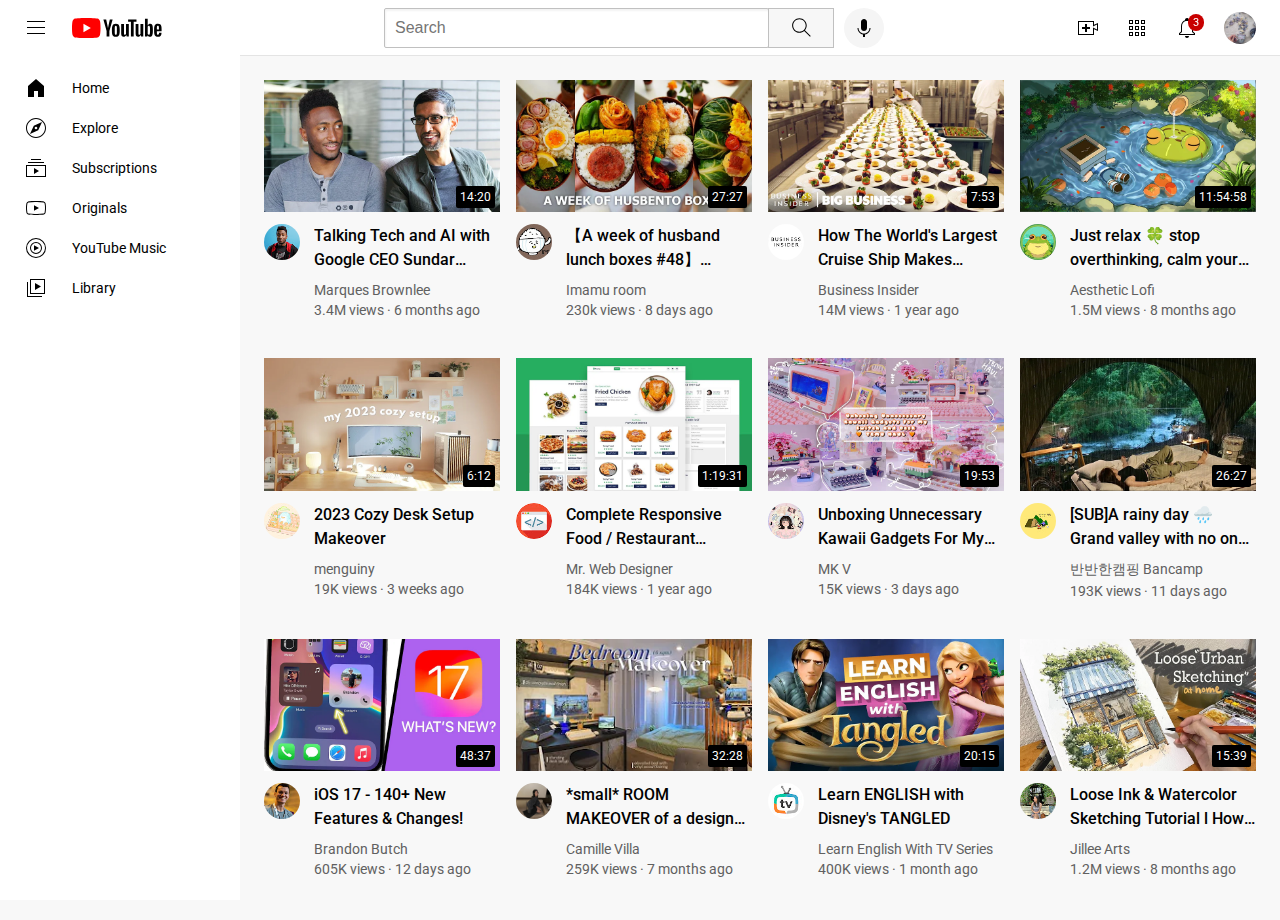
<file: index.html>
<!DOCTYPE html>
<html>
  <head>
    <title>YouTube.com Clone</title>

    <link rel="preconnect" href="https://fonts.googleapis.com">
    <link rel="preconnect" href="https://fonts.gstatic.com" crossorigin>
    <link href="https://fonts.googleapis.com/css2?family=Roboto:wght@400;500;700&display=swap" rel="stylesheet">

    <link rel="stylesheet" href="styles/general.css">
    <link rel="stylesheet" href="styles/header.css">
    <link rel="stylesheet" href="styles/video.css">
    <link rel="stylesheet" href="styles/sidebar.css">
  </head>

  <body>
    <header class="header">
      <div class="left-section">
        <img class="hamburger-menu" src="icons/hamburger-menu.svg">
        <img class="youtube-logo" src="icons/youtube-logo.svg">
      </div>
      <div class="middle-section">
        <input class="search-bar" type="text" placeholder="Search">
        <button class="search-button">
          <img class="search-icon" src="icons/search.svg">
          <div class="tooltip">Search</div>
        </button>
        <!-- Put position absolute inside position relative -->
        <button class="voice-search-button">
          <img class="voice-search-icon" src="icons/voice-search-icon.svg">
          <div class="tooltip">Search with your voice</div>
        </button>
      </div>
      <div class="right-section">
        <div class="upload-icon-container">
          <img class="upload-icon" src="icons/upload.svg">
          <div class="tooltip">Create</div>
        </div>
        <div class="youtube-apps-icon-container">
          <img class="youtube-apps-icon" src="icons/youtube-apps.svg">
          <div class="tooltip">YouTube apps</div>
        </div>
        <div class="notifications-icon-container">
          <img class="notifications-icon" src="icons/notifications.svg">
          <div class="tooltip">Notifications</div>
          <div class="notifications-count">3</div>
        </div>
        <img class="current-user-picture" src="channel-pictures/my-channel.jpg">
      </div>
    </header>

    <nav class="sidebar">
      <div class="sidebar-link">
        <img src="icons/home.svg">
        <div>Home</div>
      </div>
      <div class="sidebar-link">
        <img src="icons/explore.svg">
        <div>Explore</div>
      </div>
      <div class="sidebar-link">
        <img src="icons/subscriptions.svg">
        <div>Subscriptions</div>
      </div>
      <div class="sidebar-link">
        <img src="icons/originals.svg">
        <div>Originals</div>
      </div>
      <div class="sidebar-link">
        <img src="icons/youtube-music.svg">
        <div>YouTube Music</div>
      </div>
      <div class="sidebar-link">
        <img src="icons/library.svg">
        <div>Library</div>
      </div>
    </nav>

    <main>
      <section class="video-grid">
        <div class="video-preview">
          <div class="thumbnail-row">
            <a href="https://www.youtube.com/watch?v=n2RNcPRtAiY" target="_blank">
              <img class="thumbnail" src="thumbnails/thumbnail-1.webp">
            </a>
            <div class="video-time">14:20</div>
          </div>
          <div class="video-info-grid">
            <div class="channel-picture">
              <div class="profile-picture-container">
                <a href="https://www.youtube.com/@mkbhd" target="_blank">
                  <img class="profile-picture" src="channel-pictures/channel-1.jpeg">
                </a> 
                <div class="channel-tooltip">
                  <img class="channel-tooltip-picture" src="channel-pictures/channel-1.jpeg">
                  <div>
                    <div class="channel-tooltip-name">
                      Marques Brownlee
                    </div>
                    <div class="channel-tooltip-stats">
                      15M subscribers
                    </div>
                  </div>
                </div> 
              </div>
            </div>
            <div class="video-info">
              <a href="https://www.youtube.com/watch?v=n2RNcPRtAiY" target="_blank" class="video-title-link">
                <p class="video-title"> 
                  Talking Tech and AI with Google CEO Sundar Pichai!
                </p>
              </a>
              <p class="video-author">
                Marques Brownlee
              </p>
              <p class="video-stats">
                3.4M views &#183; 6 months ago
              </p>
            </div>       
          </div>
        </div>
  
        <div class="video-preview">
          <div class="thumbnail-row">
            <a href="https://www.youtube.com/watch?v=kiLwOUjrq5E" target="_blank" class="video-title-link">
              <img class="thumbnail" src="thumbnails/thumbnail-2.webp"> 
            </a>        
            <div class="video-time">27:27</div>
          </div>
          <div class="video-info-grid">
            <div class="channel-picture">
              <div class="profile-picture-container">
                <a href="https://www.youtube.com/@imamuroom" target="_blank">
                  <img class="profile-picture" src="channel-pictures/channel-2.jpg">
                </a> 
                <div class="channel-tooltip">
                  <img class="channel-tooltip-picture" src="channel-pictures/channel-2.jpg">
                  <div>
                    <div class="channel-tooltip-name">
                      Imamu room
                    </div>
                    <div class="channel-tooltip-stats">
                      1.23M subscribers
                    </div>
                  </div>
                </div> 
              </div>
            </div>
            <div class="video-info">
              <a href="https://www.youtube.com/watch?v=kiLwOUjrq5E" target="_blank" class="video-title-link">
                <p class="video-title"> 
                  【A week of husband lunch boxes #48】Izakaya night at home🏮🍺
                </p>
              </a>
              <p class="video-author">
                Imamu room
              </p>
              <p class="video-stats">
                230k views &#183; 8 days ago
              </p>
            </div>       
          </div>
        </div>
    
        <div class="video-preview">
          <div class="thumbnail-row">
            <a href="https://www.youtube.com/watch?v=R2vXbFp5C9o" target="_blank" class="video-title-link">
              <img class="thumbnail" src="thumbnails/thumbnail-3.webp">
            </a>
            <div class="video-time">7:53</div>
          </div>
          <div class="video-info-grid">
            <div class="channel-picture">
              <div class="profile-picture-container">
                <a href="https://www.youtube.com/@InsiderBusiness" target="_blank">
                  <img class="profile-picture" src="channel-pictures/channel-3.jpeg">
                </a> 
                <div class="channel-tooltip">
                  <img class="channel-tooltip-picture" src="channel-pictures/channel-3.jpeg">
                  <div>
                    <div class="channel-tooltip-name">
                      Business Insider
                    </div>
                    <div class="channel-tooltip-stats">
                      7.82M subscribers
                    </div>
                  </div>
                </div> 
              </div>
            </div>
            <div class="video-info">
              <a href="https://www.youtube.com/watch?v=R2vXbFp5C9o" target="_blank" class="video-title-link">
                <p class="video-title"> 
                  How The World's Largest Cruise Ship Makes 30,000 Meals Every Day
                </p>
              </a>
              <p class="video-author">
                Business Insider
              </p>
              <p class="video-stats">
                14M views &#183; 1 year ago
              </p>
            </div>       
          </div>
        </div> 
    
        <div class="video-preview">
          <div class="thumbnail-row">
            <a href="https://www.youtube.com/watch?v=zuCRSwWssVk" target="_blank" class="video-title-link">
              <img class="thumbnail" src="thumbnails/thumbnail-4.webp">
            </a>
            <div class="video-time">11:54:58</div>
          </div>
          <div class="video-info-grid">
            <div class="channel-picture">
              <div class="profile-picture-container">
                <a href="https://www.youtube.com/@Aestheticlofi." target="_blank">
                  <img class="profile-picture" src="channel-pictures/channel-4.jpg">
                </a> 
                <div class="channel-tooltip">
                  <img class="channel-tooltip-picture" src="channel-pictures/channel-4.jpg">
                  <div>
                    <div class="channel-tooltip-name">
                      Aesthetic Lofi
                    </div>
                    <div class="channel-tooltip-stats">
                      134K subscribers
                    </div>
                  </div>
                </div> 
              </div>
            </div>
            <div class="video-info">
              <a href="https://www.youtube.com/watch?v=zuCRSwWssVk" target="_blank" class="video-title-link">
                <p class="video-title"> 
                  Just relax 🍀 stop overthinking, calm your anxiety
                </p>
              </a>
              <p class="video-author">
                Aesthetic Lofi
              </p>
              <p class="video-stats">
                1.5M views &#183; 8 months ago
              </p>
            </div>       
          </div>
        </div>
    
        <div class="video-preview">
          <div class="thumbnail-row">
            <a href="https://www.youtube.com/watch?v=UJjBKimXni4" target="_blank" class="video-title-link">
              <img class="thumbnail" src="thumbnails/thumbnail-5.webp">
            </a>
            <div class="video-time">6:12</div>
          </div>
          <div class="video-info-grid">
            <div class="channel-picture">
              <div class="profile-picture-container">
                <a href="https://www.youtube.com/@menguiny" target="_blank">
                  <img class="profile-picture" src="channel-pictures/channel-5.jpg">
                </a> 
                <div class="channel-tooltip">
                  <img class="channel-tooltip-picture" src="channel-pictures/channel-5.jpg">
                  <div>
                    <div class="channel-tooltip-name">
                      menguiny
                    </div>
                    <div class="channel-tooltip-stats">
                      558 subscribers
                    </div>
                  </div>
                </div> 
              </div>
            </div>
            <div class="video-info">
              <a href="https://www.youtube.com/watch?v=UJjBKimXni4" target="_blank" class="video-title-link">
                <p class="video-title"> 
                  2023 Cozy Desk Setup Makeover
                </p>
              </a>
              <p class="video-author">
                menguiny
              </p>
              <p class="video-stats">
                19K views &#183; 3 weeks ago
              </p>
            </div>       
          </div>
        </div>  
    
        <div class="video-preview">
          <div class="thumbnail-row">
            <a href="https://www.youtube.com/watch?v=MJUssi2c6Ls" target="_blank" class="video-title-link">
              <img class="thumbnail" src="thumbnails/thumbnail-6.webp">
            </a>
            <div class="video-time">1:19:31</div>
          </div>
          <div class="video-info-grid">
            <div class="channel-picture">
              <div class="profile-picture-container">
                <a href="https://www.youtube.com/@MrWebDesignerAnas" target="_blank">
                  <img class="profile-picture" src="channel-pictures/channel-6.jpg">
                </a> 
                <div class="channel-tooltip">
                  <img class="channel-tooltip-picture" src="channel-pictures/channel-6.jpg">
                  <div>
                    <div class="channel-tooltip-name">
                      Mr. Web Designer
                    </div>
                    <div class="channel-tooltip-stats">
                      1.23M subscribers
                    </div>
                  </div>
                </div> 
              </div>
            </div>
            <div class="video-info">
              <a href="https://www.youtube.com/watch?v=MJUssi2c6Ls" target="_blank" class="video-title-link">
                <p class="video-title"> 
                  Complete Responsive Food / Restaurant Website Design
                </p>
              </a>
              <p class="video-author">
                Mr. Web Designer
              </p>
              <p class="video-stats">
                184K views &#183; 1 year ago
              </p>
            </div>       
          </div>
        </div>



        <div class="video-preview">
          <div class="thumbnail-row">
            <a href="https://www.youtube.com/watch?v=1bP6E3TRho8" target="_blank">
              <img class="thumbnail" src="thumbnails/thumbnail-7.webp">
            </a>
            <div class="video-time">19:53</div>
          </div>
          <div class="video-info-grid">
            <div class="channel-picture">
              <div class="profile-picture-container">
                <a href="https://www.youtube.com/@MKV2020" target="_blank">
                  <img class="profile-picture" src="channel-pictures/channel-7.jpg">
                </a> 
                <div class="channel-tooltip">
                  <img class="channel-tooltip-picture" src="channel-pictures/channel-7.jpg">
                  <div>
                    <div class="channel-tooltip-name">
                      MK V
                    </div>
                    <div class="channel-tooltip-stats">
                      429K subscribers
                    </div>
                  </div>
                </div> 
              </div>
            </div>
            <div class="video-info">
              <a href="https://www.youtube.com/watch?v=1bP6E3TRho8" target="_blank" class="video-title-link">
                <p class="video-title"> 
                  Unboxing Unnecessary Kawaii Gadgets For My Desk and Switch 🧡 TEMU HAUL 🧡
                </p>
              </a>
              <p class="video-author">
                MK V
              </p>
              <p class="video-stats">
                15K views &#183; 3 days ago
              </p>
            </div>       
          </div>
        </div>
  
        <div class="video-preview">
          <div class="thumbnail-row">
            <a href="https://tamnganly.github.io/TamLy-YouTube-Watch-Clone/index.html" target="_blank" class="video-title-link">
              <img class="thumbnail" src="thumbnails/thumbnail-8.webp"> 
            </a>        
            <div class="video-time">26:27</div>
          </div>
          <div class="video-info-grid">
            <div class="channel-picture">
              <div class="profile-picture-container">
                <a href="https://www.youtube.com/@banbancamping" target="_blank">
                  <img class="profile-picture" src="channel-pictures/channel-8.jpg">
                </a> 
                <div class="channel-tooltip">
                  <img class="channel-tooltip-picture" src="channel-pictures/channel-8.jpg">
                  <div>
                    <div class="channel-tooltip-name">
                      반반한캠핑 Bancamp
                    </div>
                    <div class="channel-tooltip-stats">
                      89.1K subscribers
                    </div>
                  </div>
                </div> 
              </div>
            </div>
            <div class="video-info">
              <a href="https://www.youtube.com/watch?v=TLr770QgRA0" target="_blank" class="video-title-link">
                <p class="video-title"> 
                  [SUB]A rainy day 🌧️ Grand valley with no one / Summer camp in Korea
                </p>
              </a>
              <p class="video-author">
                반반한캠핑 Bancamp
              </p>
              <p class="video-stats">
                193K views &#183; 11 days ago
              </p>
            </div>       
          </div>
        </div>
    
        <div class="video-preview">
          <div class="thumbnail-row">
            <a href="https://www.youtube.com/watch?v=SEsZt_wIKu0" target="_blank" class="video-title-link">
              <img class="thumbnail" src="thumbnails/thumbnail-9.webp">
            </a>
            <div class="video-time">48:37</div>
          </div>
          <div class="video-info-grid">
            <div class="channel-picture">
              <div class="profile-picture-container">
                <a href="https://www.youtube.com/@BrandonButch" target="_blank">
                  <img class="profile-picture" src="channel-pictures/channel-9.jpg">
                </a> 
                <div class="channel-tooltip">
                  <img class="channel-tooltip-picture" src="channel-pictures/channel-9.jpg">
                  <div>
                    <div class="channel-tooltip-name">
                      Brandon Butch
                    </div>
                    <div class="channel-tooltip-stats">
                      1.06M subscribers
                    </div>
                  </div>
                </div> 
              </div>
            </div>
            <div class="video-info">
              <a href="https://www.youtube.com/watch?v=SEsZt_wIKu0" target="_blank" class="video-title-link">
                <p class="video-title"> 
                  iOS 17 - 140+ New Features & Changes!
                </p>
              </a>
              <p class="video-author">
                Brandon Butch
              </p>
              <p class="video-stats">
                605K views &#183; 12 days ago
              </p>
            </div>       
          </div>
        </div> 
    
        <div class="video-preview">
          <div class="thumbnail-row">
            <a href="https://www.youtube.com/watch?v=ZNJ3iKHCo7Y" target="_blank" class="video-title-link">
              <img class="thumbnail" src="thumbnails/thumbnail-10.webp">
            </a>
            <div class="video-time">32:28</div>
          </div>
          <div class="video-info-grid">
            <div class="channel-picture">
              <div class="profile-picture-container">
                <a href="https://www.youtube.com/@CamilleVilla" target="_blank">
                  <img class="profile-picture" src="channel-pictures/channel-10.jpg">
                </a> 
                <div class="channel-tooltip">
                  <img class="channel-tooltip-picture" src="channel-pictures/channel-10.jpg">
                  <div>
                    <div class="channel-tooltip-name">
                      Camille Villa
                    </div>
                    <div class="channel-tooltip-stats">
                      53.8K subscribers
                    </div>
                  </div>
                </div> 
              </div>
            </div>
            <div class="video-info">
              <a href="https://www.youtube.com/watch?v=ZNJ3iKHCo7Y" target="_blank" class="video-title-link">
                <p class="video-title"> 
                  *small* ROOM MAKEOVER of a design student! (concrete finish wall, standing desk setup, lounge area)
                </p>
              </a>
              <p class="video-author">
                Camille Villa
              </p>
              <p class="video-stats">
                259K views &#183; 7 months ago
              </p>
            </div>       
          </div>
        </div>
    
        <div class="video-preview">
          <div class="thumbnail-row">
            <a href="https://www.youtube.com/watch?v=uQ2rJKiiRiU" target="_blank" class="video-title-link">
              <img class="thumbnail" src="thumbnails/thumbnail-11.webp">
            </a>
            <div class="video-time">20:15</div>
          </div>
          <div class="video-info-grid">
            <div class="channel-picture">
              <div class="profile-picture-container">
                <a href="https://www.youtube.com/@LearnEnglishWithTVSeries" target="_blank">
                  <img class="profile-picture" src="channel-pictures/channel-11.jpg">
                </a> 
                <div class="channel-tooltip">
                  <img class="channel-tooltip-picture" src="channel-pictures/channel-11.jpg">
                  <div>
                    <div class="channel-tooltip-name">
                      Learn English With TV Series
                    </div>
                    <div class="channel-tooltip-stats">
                      7.38M subscribers
                    </div>
                  </div>
                </div> 
              </div>
            </div>
            <div class="video-info">
              <a href="https://www.youtube.com/watch?v=uQ2rJKiiRiU" target="_blank" class="video-title-link">
                <p class="video-title"> 
                  Learn ENGLISH with Disney's TANGLED
                </p>
              </a>
              <p class="video-author">
                Learn English With TV Series
              </p>
              <p class="video-stats">
                400K views &#183; 1 month ago
              </p>
            </div>       
          </div>
        </div>   
    
        <div class="video-preview">
          <div class="thumbnail-row">
            <a href="https://www.youtube.com/watch?v=hON5t_69TBk" target="_blank" class="video-title-link">
              <img class="thumbnail" src="thumbnails/thumbnail-12.webp">
            </a>
            <div class="video-time">15:39</div>
          </div>
          <div class="video-info-grid">
            <div class="channel-picture">
              <div class="profile-picture-container">
                <a href="https://www.youtube.com/@JilleeArts" target="_blank">
                  <img class="profile-picture" src="channel-pictures/channel-12.jpg">
                </a> 
                <div class="channel-tooltip">
                  <img class="channel-tooltip-picture" src="channel-pictures/channel-12.jpg">
                  <div>
                    <div class="channel-tooltip-name">
                      Jillee Arts
                    </div>
                    <div class="channel-tooltip-stats">
                      97.4K subscribers
                    </div>
                  </div>
                </div> 
              </div>
            </div>
            <div class="video-info">
              <a href="https://www.youtube.com/watch?v=hON5t_69TBk" target="_blank" class="video-title-link">
                <p class="video-title"> 
                  Loose Ink & Watercolor Sketching Tutorial l How to Sketch a Café
                </p>
              </a>
              <p class="video-author">
                Jillee Arts
              </p>
              <p class="video-stats">
                1.2M views &#183; 8 months ago
              </p>
            </div>       
          </div>
        </div>
      </section>
    </main>
  </body>
</html>
</file>
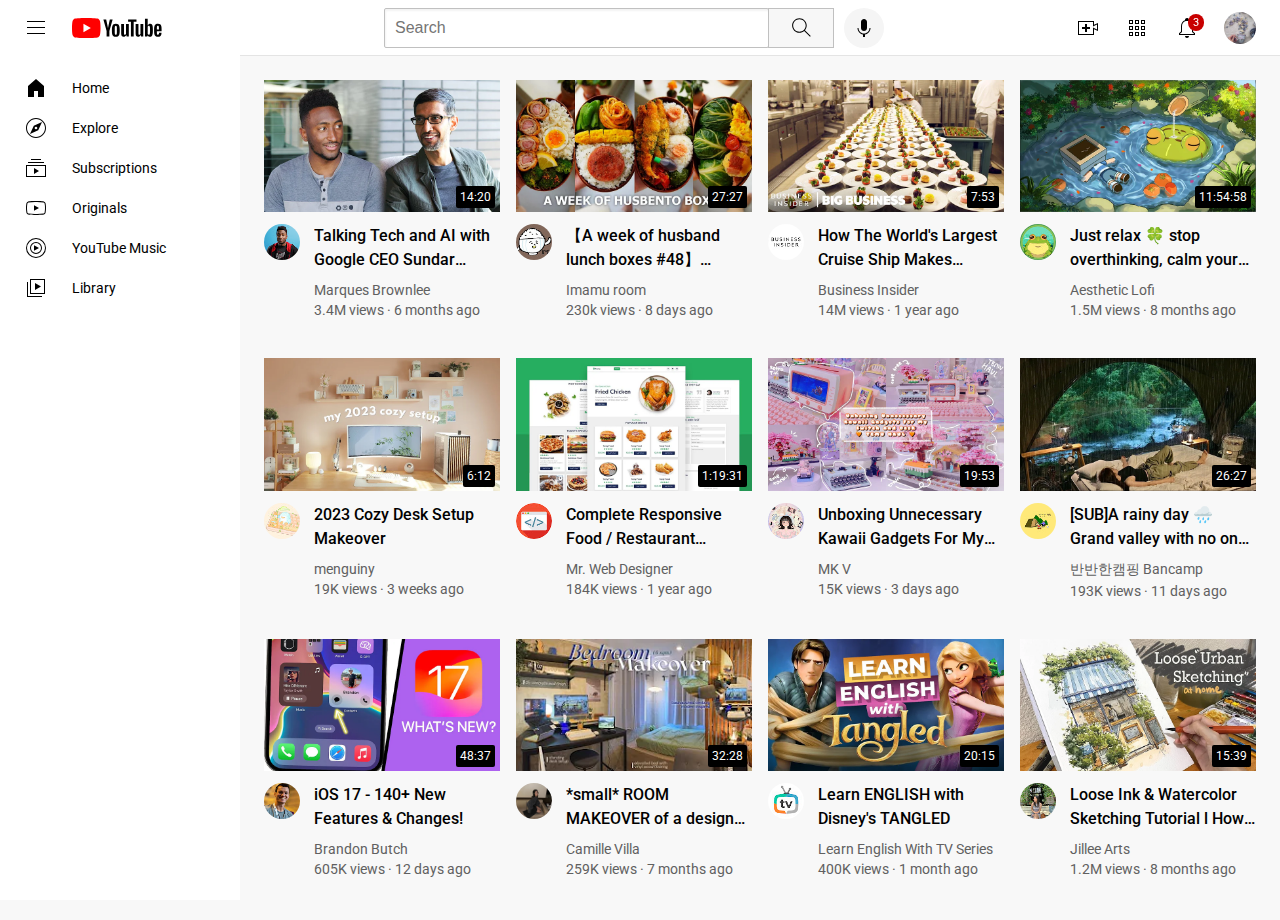
<file: youtube.html>
<!DOCTYPE html>
<html>
  <head>
    <title>YouTube.com Clone</title>

    <link rel="preconnect" href="https://fonts.googleapis.com">
    <link rel="preconnect" href="https://fonts.gstatic.com" crossorigin>
    <link href="https://fonts.googleapis.com/css2?family=Roboto:wght@400;500;700&display=swap" rel="stylesheet">

    <link rel="stylesheet" href="styles/general.css">
    <link rel="stylesheet" href="styles/header.css">
    <link rel="stylesheet" href="styles/video.css">
    <link rel="stylesheet" href="styles/sidebar.css">
  </head>

  <body>
    <header class="header">
      <div class="left-section">
        <img class="hamburger-menu" src="icons/hamburger-menu.svg">
        <img class="youtube-logo" src="icons/youtube-logo.svg">
      </div>
      <div class="middle-section">
        <input class="search-bar" type="text" placeholder="Search">
        <button class="search-button">
          <img class="search-icon" src="icons/search.svg">
          <div class="tooltip">Search</div>
        </button>
        <!-- Put position absolute inside position relative -->
        <button class="voice-search-button">
          <img class="voice-search-icon" src="icons/voice-search-icon.svg">
          <div class="tooltip">Search with your voice</div>
        </button>
      </div>
      <div class="right-section">
        <div class="upload-icon-container">
          <img class="upload-icon" src="icons/upload.svg">
          <div class="tooltip">Create</div>
        </div>
        <div class="youtube-apps-icon-container">
          <img class="youtube-apps-icon" src="icons/youtube-apps.svg">
          <div class="tooltip">YouTube apps</div>
        </div>
        <div class="notifications-icon-container">
          <img class="notifications-icon" src="icons/notifications.svg">
          <div class="tooltip">Notifications</div>
          <div class="notifications-count">3</div>
        </div>
        <img class="current-user-picture" src="channel-pictures/my-channel.jpg">
      </div>
    </header>

    <nav class="sidebar">
      <div class="sidebar-link">
        <img src="icons/home.svg">
        <div>Home</div>
      </div>
      <div class="sidebar-link">
        <img src="icons/explore.svg">
        <div>Explore</div>
      </div>
      <div class="sidebar-link">
        <img src="icons/subscriptions.svg">
        <div>Subscriptions</div>
      </div>
      <div class="sidebar-link">
        <img src="icons/originals.svg">
        <div>Originals</div>
      </div>
      <div class="sidebar-link">
        <img src="icons/youtube-music.svg">
        <div>YouTube Music</div>
      </div>
      <div class="sidebar-link">
        <img src="icons/library.svg">
        <div>Library</div>
      </div>
    </nav>

    <main>
      <section class="video-grid">
        <div class="video-preview">
          <div class="thumbnail-row">
            <a href="https://www.youtube.com/watch?v=n2RNcPRtAiY" target="_blank">
              <img class="thumbnail" src="thumbnails/thumbnail-1.webp">
            </a>
            <div class="video-time">14:20</div>
          </div>
          <div class="video-info-grid">
            <div class="channel-picture">
              <div class="profile-picture-container">
                <a href="https://www.youtube.com/@mkbhd" target="_blank">
                  <img class="profile-picture" src="channel-pictures/channel-1.jpeg">
                </a> 
                <div class="channel-tooltip">
                  <img class="channel-tooltip-picture" src="channel-pictures/channel-1.jpeg">
                  <div>
                    <div class="channel-tooltip-name">
                      Marques Brownlee
                    </div>
                    <div class="channel-tooltip-stats">
                      15M subscribers
                    </div>
                  </div>
                </div> 
              </div>
            </div>
            <div class="video-info">
              <a href="https://www.youtube.com/watch?v=n2RNcPRtAiY" target="_blank" class="video-title-link">
                <p class="video-title"> 
                  Talking Tech and AI with Google CEO Sundar Pichai!
                </p>
              </a>
              <p class="video-author">
                Marques Brownlee
              </p>
              <p class="video-stats">
                3.4M views &#183; 6 months ago
              </p>
            </div>       
          </div>
        </div>
  
        <div class="video-preview">
          <div class="thumbnail-row">
            <a href="https://www.youtube.com/watch?v=kiLwOUjrq5E" target="_blank" class="video-title-link">
              <img class="thumbnail" src="thumbnails/thumbnail-2.webp"> 
            </a>        
            <div class="video-time">27:27</div>
          </div>
          <div class="video-info-grid">
            <div class="channel-picture">
              <div class="profile-picture-container">
                <a href="https://www.youtube.com/@imamuroom" target="_blank">
                  <img class="profile-picture" src="channel-pictures/channel-2.jpg">
                </a> 
                <div class="channel-tooltip">
                  <img class="channel-tooltip-picture" src="channel-pictures/channel-2.jpg">
                  <div>
                    <div class="channel-tooltip-name">
                      Imamu room
                    </div>
                    <div class="channel-tooltip-stats">
                      1.23M subscribers
                    </div>
                  </div>
                </div> 
              </div>
            </div>
            <div class="video-info">
              <a href="https://www.youtube.com/watch?v=kiLwOUjrq5E" target="_blank" class="video-title-link">
                <p class="video-title"> 
                  【A week of husband lunch boxes #48】Izakaya night at home🏮🍺
                </p>
              </a>
              <p class="video-author">
                Imamu room
              </p>
              <p class="video-stats">
                230k views &#183; 8 days ago
              </p>
            </div>       
          </div>
        </div>
    
        <div class="video-preview">
          <div class="thumbnail-row">
            <a href="https://www.youtube.com/watch?v=R2vXbFp5C9o" target="_blank" class="video-title-link">
              <img class="thumbnail" src="thumbnails/thumbnail-3.webp">
            </a>
            <div class="video-time">7:53</div>
          </div>
          <div class="video-info-grid">
            <div class="channel-picture">
              <div class="profile-picture-container">
                <a href="https://www.youtube.com/@InsiderBusiness" target="_blank">
                  <img class="profile-picture" src="channel-pictures/channel-3.jpeg">
                </a> 
                <div class="channel-tooltip">
                  <img class="channel-tooltip-picture" src="channel-pictures/channel-3.jpeg">
                  <div>
                    <div class="channel-tooltip-name">
                      Business Insider
                    </div>
                    <div class="channel-tooltip-stats">
                      7.82M subscribers
                    </div>
                  </div>
                </div> 
              </div>
            </div>
            <div class="video-info">
              <a href="https://www.youtube.com/watch?v=R2vXbFp5C9o" target="_blank" class="video-title-link">
                <p class="video-title"> 
                  How The World's Largest Cruise Ship Makes 30,000 Meals Every Day
                </p>
              </a>
              <p class="video-author">
                Business Insider
              </p>
              <p class="video-stats">
                14M views &#183; 1 year ago
              </p>
            </div>       
          </div>
        </div> 
    
        <div class="video-preview">
          <div class="thumbnail-row">
            <a href="https://www.youtube.com/watch?v=zuCRSwWssVk" target="_blank" class="video-title-link">
              <img class="thumbnail" src="thumbnails/thumbnail-4.webp">
            </a>
            <div class="video-time">11:54:58</div>
          </div>
          <div class="video-info-grid">
            <div class="channel-picture">
              <div class="profile-picture-container">
                <a href="https://www.youtube.com/@Aestheticlofi." target="_blank">
                  <img class="profile-picture" src="channel-pictures/channel-4.jpg">
                </a> 
                <div class="channel-tooltip">
                  <img class="channel-tooltip-picture" src="channel-pictures/channel-4.jpg">
                  <div>
                    <div class="channel-tooltip-name">
                      Aesthetic Lofi
                    </div>
                    <div class="channel-tooltip-stats">
                      134K subscribers
                    </div>
                  </div>
                </div> 
              </div>
            </div>
            <div class="video-info">
              <a href="https://www.youtube.com/watch?v=zuCRSwWssVk" target="_blank" class="video-title-link">
                <p class="video-title"> 
                  Just relax 🍀 stop overthinking, calm your anxiety
                </p>
              </a>
              <p class="video-author">
                Aesthetic Lofi
              </p>
              <p class="video-stats">
                1.5M views &#183; 8 months ago
              </p>
            </div>       
          </div>
        </div>
    
        <div class="video-preview">
          <div class="thumbnail-row">
            <a href="https://www.youtube.com/watch?v=UJjBKimXni4" target="_blank" class="video-title-link">
              <img class="thumbnail" src="thumbnails/thumbnail-5.webp">
            </a>
            <div class="video-time">6:12</div>
          </div>
          <div class="video-info-grid">
            <div class="channel-picture">
              <div class="profile-picture-container">
                <a href="https://www.youtube.com/@menguiny" target="_blank">
                  <img class="profile-picture" src="channel-pictures/channel-5.jpg">
                </a> 
                <div class="channel-tooltip">
                  <img class="channel-tooltip-picture" src="channel-pictures/channel-5.jpg">
                  <div>
                    <div class="channel-tooltip-name">
                      menguiny
                    </div>
                    <div class="channel-tooltip-stats">
                      558 subscribers
                    </div>
                  </div>
                </div> 
              </div>
            </div>
            <div class="video-info">
              <a href="https://www.youtube.com/watch?v=UJjBKimXni4" target="_blank" class="video-title-link">
                <p class="video-title"> 
                  2023 Cozy Desk Setup Makeover
                </p>
              </a>
              <p class="video-author">
                menguiny
              </p>
              <p class="video-stats">
                19K views &#183; 3 weeks ago
              </p>
            </div>       
          </div>
        </div>  
    
        <div class="video-preview">
          <div class="thumbnail-row">
            <a href="https://www.youtube.com/watch?v=MJUssi2c6Ls" target="_blank" class="video-title-link">
              <img class="thumbnail" src="thumbnails/thumbnail-6.webp">
            </a>
            <div class="video-time">1:19:31</div>
          </div>
          <div class="video-info-grid">
            <div class="channel-picture">
              <div class="profile-picture-container">
                <a href="https://www.youtube.com/@MrWebDesignerAnas" target="_blank">
                  <img class="profile-picture" src="channel-pictures/channel-6.jpg">
                </a> 
                <div class="channel-tooltip">
                  <img class="channel-tooltip-picture" src="channel-pictures/channel-6.jpg">
                  <div>
                    <div class="channel-tooltip-name">
                      Mr. Web Designer
                    </div>
                    <div class="channel-tooltip-stats">
                      1.23M subscribers
                    </div>
                  </div>
                </div> 
              </div>
            </div>
            <div class="video-info">
              <a href="https://www.youtube.com/watch?v=MJUssi2c6Ls" target="_blank" class="video-title-link">
                <p class="video-title"> 
                  Complete Responsive Food / Restaurant Website Design
                </p>
              </a>
              <p class="video-author">
                Mr. Web Designer
              </p>
              <p class="video-stats">
                184K views &#183; 1 year ago
              </p>
            </div>       
          </div>
        </div>



        <div class="video-preview">
          <div class="thumbnail-row">
            <a href="https://www.youtube.com/watch?v=1bP6E3TRho8" target="_blank">
              <img class="thumbnail" src="thumbnails/thumbnail-7.webp">
            </a>
            <div class="video-time">19:53</div>
          </div>
          <div class="video-info-grid">
            <div class="channel-picture">
              <div class="profile-picture-container">
                <a href="https://www.youtube.com/@MKV2020" target="_blank">
                  <img class="profile-picture" src="channel-pictures/channel-7.jpg">
                </a> 
                <div class="channel-tooltip">
                  <img class="channel-tooltip-picture" src="channel-pictures/channel-7.jpg">
                  <div>
                    <div class="channel-tooltip-name">
                      MK V
                    </div>
                    <div class="channel-tooltip-stats">
                      429K subscribers
                    </div>
                  </div>
                </div> 
              </div>
            </div>
            <div class="video-info">
              <a href="https://www.youtube.com/watch?v=1bP6E3TRho8" target="_blank" class="video-title-link">
                <p class="video-title"> 
                  Unboxing Unnecessary Kawaii Gadgets For My Desk and Switch 🧡 TEMU HAUL 🧡
                </p>
              </a>
              <p class="video-author">
                MK V
              </p>
              <p class="video-stats">
                15K views &#183; 3 days ago
              </p>
            </div>       
          </div>
        </div>
  
        <div class="video-preview">
          <div class="thumbnail-row">
            <a href="https://www.youtube.com/watch?v=TLr770QgRA0" target="_blank" class="video-title-link">
              <img class="thumbnail" src="thumbnails/thumbnail-8.webp"> 
            </a>        
            <div class="video-time">26:27</div>
          </div>
          <div class="video-info-grid">
            <div class="channel-picture">
              <div class="profile-picture-container">
                <a href="https://www.youtube.com/@banbancamping" target="_blank">
                  <img class="profile-picture" src="channel-pictures/channel-8.jpg">
                </a> 
                <div class="channel-tooltip">
                  <img class="channel-tooltip-picture" src="channel-pictures/channel-8.jpg">
                  <div>
                    <div class="channel-tooltip-name">
                      반반한캠핑 Bancamp
                    </div>
                    <div class="channel-tooltip-stats">
                      89.1K subscribers
                    </div>
                  </div>
                </div> 
              </div>
            </div>
            <div class="video-info">
              <a href="https://www.youtube.com/watch?v=TLr770QgRA0" target="_blank" class="video-title-link">
                <p class="video-title"> 
                  [SUB]A rainy day 🌧️ Grand valley with no one / Summer camp in Korea
                </p>
              </a>
              <p class="video-author">
                반반한캠핑 Bancamp
              </p>
              <p class="video-stats">
                193K views &#183; 11 days ago
              </p>
            </div>       
          </div>
        </div>
    
        <div class="video-preview">
          <div class="thumbnail-row">
            <a href="https://www.youtube.com/watch?v=SEsZt_wIKu0" target="_blank" class="video-title-link">
              <img class="thumbnail" src="thumbnails/thumbnail-9.webp">
            </a>
            <div class="video-time">48:37</div>
          </div>
          <div class="video-info-grid">
            <div class="channel-picture">
              <div class="profile-picture-container">
                <a href="https://www.youtube.com/@BrandonButch" target="_blank">
                  <img class="profile-picture" src="channel-pictures/channel-9.jpg">
                </a> 
                <div class="channel-tooltip">
                  <img class="channel-tooltip-picture" src="channel-pictures/channel-9.jpg">
                  <div>
                    <div class="channel-tooltip-name">
                      Brandon Butch
                    </div>
                    <div class="channel-tooltip-stats">
                      1.06M subscribers
                    </div>
                  </div>
                </div> 
              </div>
            </div>
            <div class="video-info">
              <a href="https://www.youtube.com/watch?v=SEsZt_wIKu0" target="_blank" class="video-title-link">
                <p class="video-title"> 
                  iOS 17 - 140+ New Features & Changes!
                </p>
              </a>
              <p class="video-author">
                Brandon Butch
              </p>
              <p class="video-stats">
                605K views &#183; 12 days ago
              </p>
            </div>       
          </div>
        </div> 
    
        <div class="video-preview">
          <div class="thumbnail-row">
            <a href="https://www.youtube.com/watch?v=ZNJ3iKHCo7Y" target="_blank" class="video-title-link">
              <img class="thumbnail" src="thumbnails/thumbnail-10.webp">
            </a>
            <div class="video-time">32:28</div>
          </div>
          <div class="video-info-grid">
            <div class="channel-picture">
              <div class="profile-picture-container">
                <a href="https://www.youtube.com/@CamilleVilla" target="_blank">
                  <img class="profile-picture" src="channel-pictures/channel-10.jpg">
                </a> 
                <div class="channel-tooltip">
                  <img class="channel-tooltip-picture" src="channel-pictures/channel-10.jpg">
                  <div>
                    <div class="channel-tooltip-name">
                      Camille Villa
                    </div>
                    <div class="channel-tooltip-stats">
                      53.8K subscribers
                    </div>
                  </div>
                </div> 
              </div>
            </div>
            <div class="video-info">
              <a href="https://www.youtube.com/watch?v=ZNJ3iKHCo7Y" target="_blank" class="video-title-link">
                <p class="video-title"> 
                  *small* ROOM MAKEOVER of a design student! (concrete finish wall, standing desk setup, lounge area)
                </p>
              </a>
              <p class="video-author">
                Camille Villa
              </p>
              <p class="video-stats">
                259K views &#183; 7 months ago
              </p>
            </div>       
          </div>
        </div>
    
        <div class="video-preview">
          <div class="thumbnail-row">
            <a href="https://www.youtube.com/watch?v=uQ2rJKiiRiU" target="_blank" class="video-title-link">
              <img class="thumbnail" src="thumbnails/thumbnail-11.webp">
            </a>
            <div class="video-time">20:15</div>
          </div>
          <div class="video-info-grid">
            <div class="channel-picture">
              <div class="profile-picture-container">
                <a href="https://www.youtube.com/@LearnEnglishWithTVSeries" target="_blank">
                  <img class="profile-picture" src="channel-pictures/channel-11.jpg">
                </a> 
                <div class="channel-tooltip">
                  <img class="channel-tooltip-picture" src="channel-pictures/channel-11.jpg">
                  <div>
                    <div class="channel-tooltip-name">
                      Learn English With TV Series
                    </div>
                    <div class="channel-tooltip-stats">
                      7.38M subscribers
                    </div>
                  </div>
                </div> 
              </div>
            </div>
            <div class="video-info">
              <a href="https://www.youtube.com/watch?v=uQ2rJKiiRiU" target="_blank" class="video-title-link">
                <p class="video-title"> 
                  Learn ENGLISH with Disney's TANGLED
                </p>
              </a>
              <p class="video-author">
                Learn English With TV Series
              </p>
              <p class="video-stats">
                400K views &#183; 1 month ago
              </p>
            </div>       
          </div>
        </div>   
    
        <div class="video-preview">
          <div class="thumbnail-row">
            <a href="https://www.youtube.com/watch?v=hON5t_69TBk" target="_blank" class="video-title-link">
              <img class="thumbnail" src="thumbnails/thumbnail-12.webp">
            </a>
            <div class="video-time">15:39</div>
          </div>
          <div class="video-info-grid">
            <div class="channel-picture">
              <div class="profile-picture-container">
                <a href="https://www.youtube.com/@JilleeArts" target="_blank">
                  <img class="profile-picture" src="channel-pictures/channel-12.jpg">
                </a> 
                <div class="channel-tooltip">
                  <img class="channel-tooltip-picture" src="channel-pictures/channel-12.jpg">
                  <div>
                    <div class="channel-tooltip-name">
                      Jillee Arts
                    </div>
                    <div class="channel-tooltip-stats">
                      97.4K subscribers
                    </div>
                  </div>
                </div> 
              </div>
            </div>
            <div class="video-info">
              <a href="https://www.youtube.com/watch?v=hON5t_69TBk" target="_blank" class="video-title-link">
                <p class="video-title"> 
                  Loose Ink & Watercolor Sketching Tutorial l How to Sketch a Café
                </p>
              </a>
              <p class="video-author">
                Jillee Arts
              </p>
              <p class="video-stats">
                1.2M views &#183; 8 months ago
              </p>
            </div>       
          </div>
        </div>
      </section>
    </main>
  </body>
</html>
</file>
<file: styles/general.css>
p {
  font-family: Roboto, Arial;
  margin-top: 0;
  margin-bottom: 0;
}

body {
  /* This style below will be inherited */
  margin: 0;
  padding-top: 80px;
  padding-left: 96px;
  padding-right: 24px;
  background-color: rgb(248, 248, 248);
  font-family: Roboto, Arial;
}

@media(min-width: 1125px) {
  body{
    margin-left: 168px;
  }
}
</file>
<file: styles/header.css>
.header {
  height: 55px;

  display: flex;
  flex-direction: row;
  justify-content: space-between;

  position: fixed;
  top: 0;
  left: 0;
  right: 0;
  z-index: 100;

  background-color: white;
  border-bottom-width: 1px;
  border-bottom-style: solid;
  border-bottom-color: rgb(228, 228, 228);
}

.left-section {
  display: flex;
  align-items: center;
}

.hamburger-menu {
  height: 24px;
  margin-left: 24px;
  margin-right: 24px;
}

.youtube-logo {
  height: 20px;
}

.middle-section {
  flex: 1;
  margin-left: 60px;
  margin-right: 30px;
  max-width: 500px;
  display: flex;
  align-items: center;
}

.search-bar {
  flex: 1;
  height: 36px;
  padding-left: 10px;
  font-size: 16px;
  border: 1px solid rgb(192, 192, 192);
  border-radius: 2px;
  box-shadow: inset 1px 2px 2px rgba(0, 0, 0, 0.05);
  width: 0;
  z-index: 1;
}

.search-bar::placeholder {
  font-size: 16px;
}

.search-bar:focus {
  outline: none;
  border: 1px solid rgb(5, 5, 181);
}

.search-button {
  height: 40px;
  width: 66px;
  background-color: rgb(247, 247, 247);
  border-width: 1px;
  border-style: solid;
  border-color: rgb(192, 192, 192);
  margin-left: -1px;
  margin-right: 10px;
  transition: background-color 0.15s;
}

.search-button:hover {
  background-color: rgb(237, 237, 237);
}

.search-button,
.voice-search-button,
.upload-icon-container,
.youtube-apps-icon-container,
.notifications-icon-container {
  display: flex;
  justify-content: center;
  align-items: center;
  position: relative;
  cursor: pointer;
}

.search-button .tooltip,
.voice-search-button .tooltip,
.upload-icon-container .tooltip,
.youtube-apps-icon-container .tooltip,
.notifications-icon-container .tooltip {
  position: absolute;
  background-color: rgba(96, 96, 96, 0.9);
  color: white;
  padding-top: 10px;
  padding-bottom: 10px;
  padding-left: 8px;
  padding-right: 8px;
  border-radius: 2px;
  font-size: 12px;
  bottom: -50px;
  opacity: 0;
  transition: opacity 0.15s;
  pointer-events: none;
  white-space: nowrap;
}

.search-button:hover .tooltip,
.voice-search-button:hover .tooltip,
.upload-icon-container:hover .tooltip,
.youtube-apps-icon-container:hover .tooltip,
.notifications-icon-container:hover .tooltip {
  opacity: 1;
}

.search-icon {
  height: 25px;
}

.voice-search-button {
  height: 40px;
  width: 40px;
  border-radius: 20px;
  border: none;
  background-color: rgb(245, 245, 245);
}

.voice-search-icon {
  height: 24px;
}

.right-section {
  width: 180px;  
  margin-right: 24px;
  display: flex;
  align-items: center;
  justify-content: space-between;
  flex-shrink: 0;
}

.upload-icon {
  height: 24px;
}

.youtube-apps-icon {
  height: 24px;
}

.notifications-icon {
  height: 24px;
}

.notifications-count {
  position: absolute;
  top: -2px;
  right: -5px;
  background-color: rgb(200,0,0);
  color: white;
  font-size: 11px;
  padding-left: 5px;
  padding-right: 5px;
  padding-top: 2px;
  padding-bottom: 2px;
  border-radius: 10px;
}

.current-user-picture {
  height: 32px;
  border-radius: 16px;
}
</file>
<file: styles/video.css>
.thumbnail {
  width: 100%;
}

.video-title {
  margin-top: 0;
  font-size: 14px;
  font-weight: 500;
  line-height: 20px;
  margin-bottom: 10px;
  overflow: hidden;
  text-overflow: ellipsis;
  display: -webkit-box;
  -webkit-line-clamp: 2;
  -webkit-box-orient: vertical;
}

.video-title-link {
  text-decoration: none;
  color: black;
}

.video-author, .video-stats  {
  font-size: 12px;
  color: rgb(96, 96, 96);
}

.video-author {
  margin-bottom: 4px;
}

.video-info-grid {
  display: grid;
  grid-template-columns: 50px 1fr;
}

.profile-picture {
  width: 36px;
  border-radius: 50px;
}

.thumbnail-row {
  margin-bottom: 8px;
  position: relative;
}

.video-grid {
  display: grid;
  grid-template-columns: 1fr 1fr 1fr;
  column-gap: 16px;
  row-gap: 40px;
}

@media (max-width: 870px) {
  .video-grid{
    grid-template-columns: 1fr 1fr;
  }
}

@media (min-width: 871px) and (max-width: 1124px) {
  .video-grid{
    grid-template-columns: 1fr 1fr 1fr;
  }
}

@media (min-width: 1125px) {
  .video-grid{
    grid-template-columns: 1fr 1fr 1fr 1fr;
  }
  .video-title {
    font-size: 16px;
    line-height: 24px;
  }
  .video-author, .video-stats {
    font-size: 14px;
  }
}

.video-time {
  font-size: 12px;
  font-weight: 500px;
  padding: 4px;
  border-radius: 2px;
  background-color: black;
  color: white;
  position: absolute;
  bottom: 8px;
  right: 5px;
}

.profile-picture-container {
  position: relative;
  display: inline-block;
}

.channel-tooltip {
  display: flex;
  align-items: center;

  position: absolute;
  top: 55px;
  width: 200px;
  background-color: white;
  border-radius: 6px;
  box-shadow: 2px 3px 10px rgba(0, 0, 0, 0.3);
  padding: 12px;
  padding-right: 15px;
  z-index: 300;

  opacity: 0;
  transition: opacity 0.15s;
  pointer-events: none;
}

.channel-tooltip-picture {
  width: 50px;
  height: 50px;
  margin-right: 8px;
  border-radius: 50px;
}

.channel-tooltip-name {
  font-weight: bold;
  margin-bottom: 4px;
  font-size: 16px;
}

.channel-tooltip-stats {
  font-size: 14px;
  color: rgb(96, 96, 96);
}

.profile-picture-container:hover .channel-tooltip {
  opacity: 1;
}
</file>
<file: styles/sidebar.css>
@media (max-width: 1124px) {
  .sidebar {
    position: fixed;
    left: 0px;
    bottom: 0px;
    top:55px;
    background-color: white;
    width: 72px;
    z-index: 200;
    padding-top: 5px;
  }
  
  .sidebar-link {
    height: 74px;
    display: flex;
    justify-content: center;
    align-items: center;
    flex-direction: column;
  }
  
  .sidebar-link:hover {
    background-color: rgb(235, 235, 235); 
    cursor: pointer;
  }
  
  .sidebar-link img {
    height: 24px;
    margin-bottom: 4px;
  }
  
  .sidebar-link div {
    font-size: 10px;
  }
}

@media (min-width: 1125px) {
  .sidebar {
    position: fixed;
    left: 0px;
    bottom: 0px;
    top:55px;
    background-color: white;
    width: 240px;
    z-index: 200;
    padding-top: 13px;
  }
  
  .sidebar-link {
    display: flex;
    align-items: center;
    padding: 8px 24px;
  }
  
  .sidebar-link:hover {
    background-color: rgb(235, 235, 235); 
    cursor: pointer;
  }
  
  .sidebar-link img {
    height: 24px;
    margin-right: 24px;
  }
  
  .sidebar-link div {
    font-size: 14px;
  }
}
</file>
